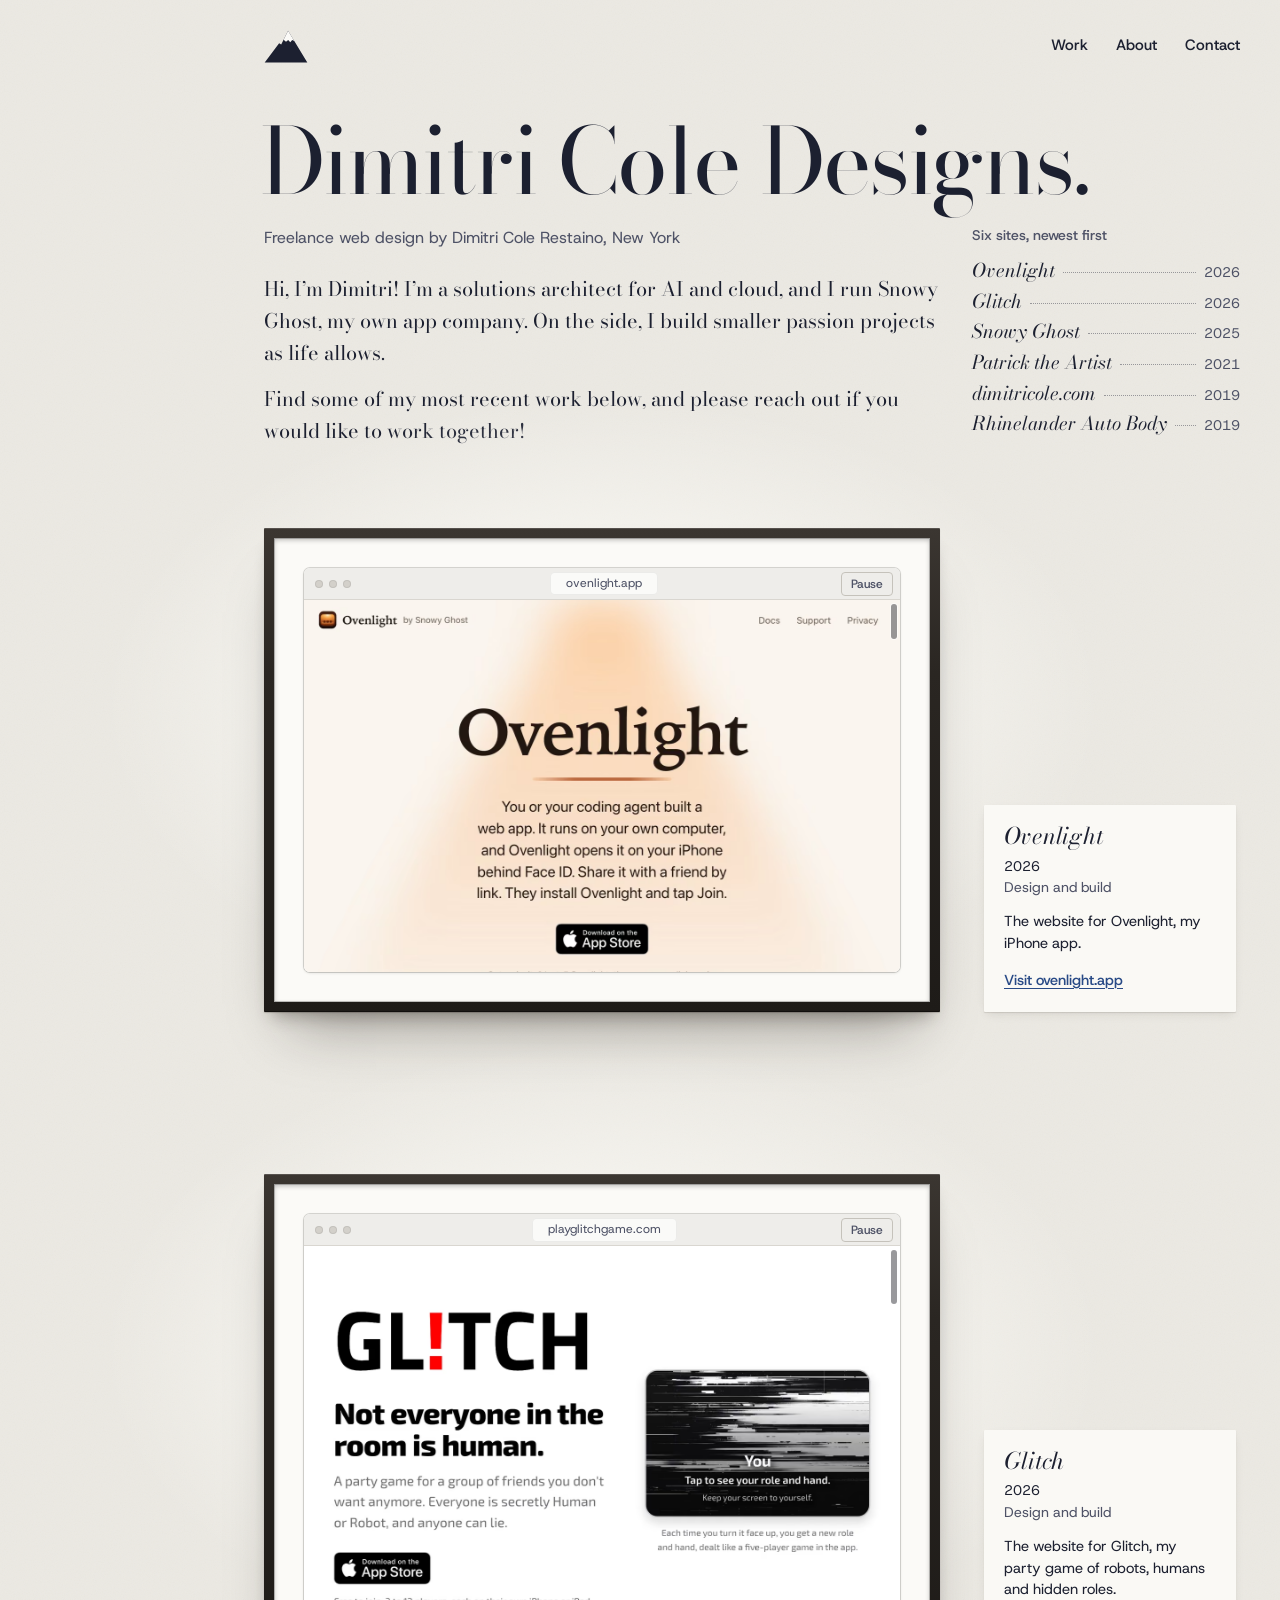
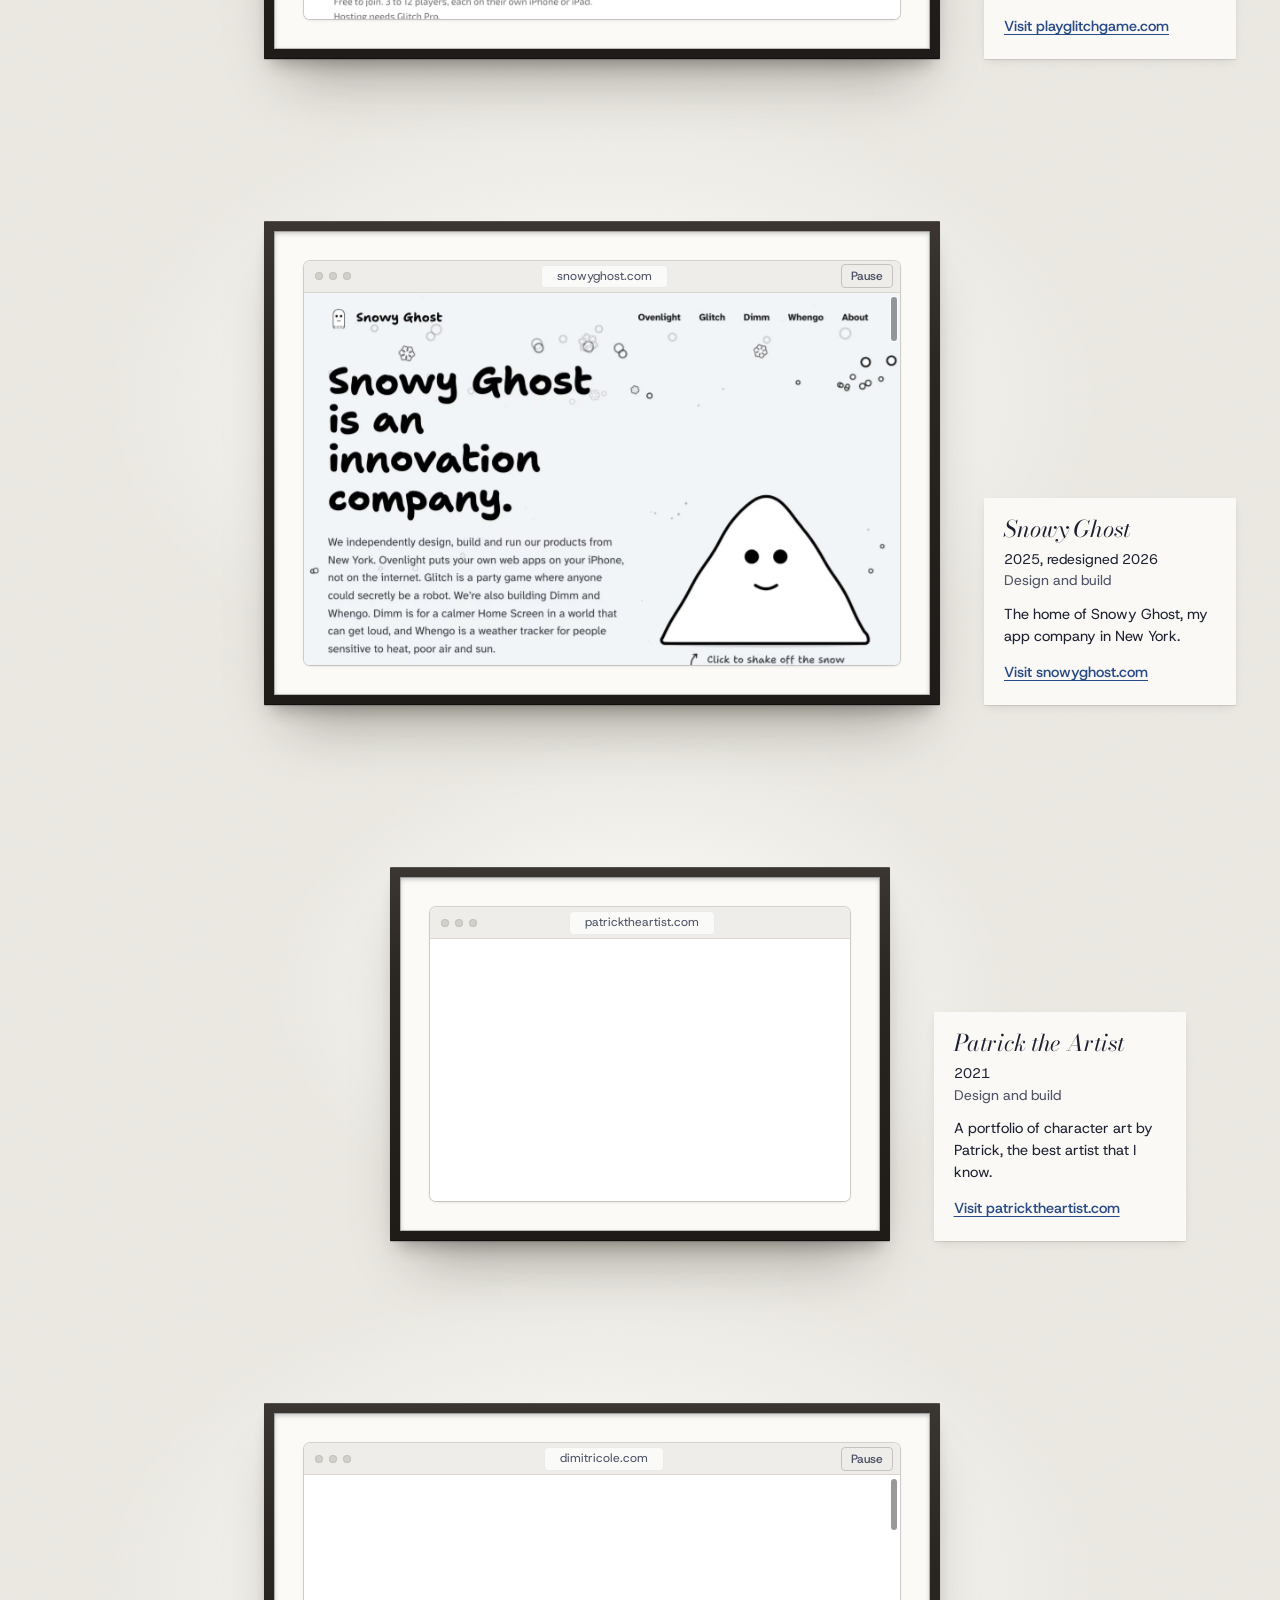
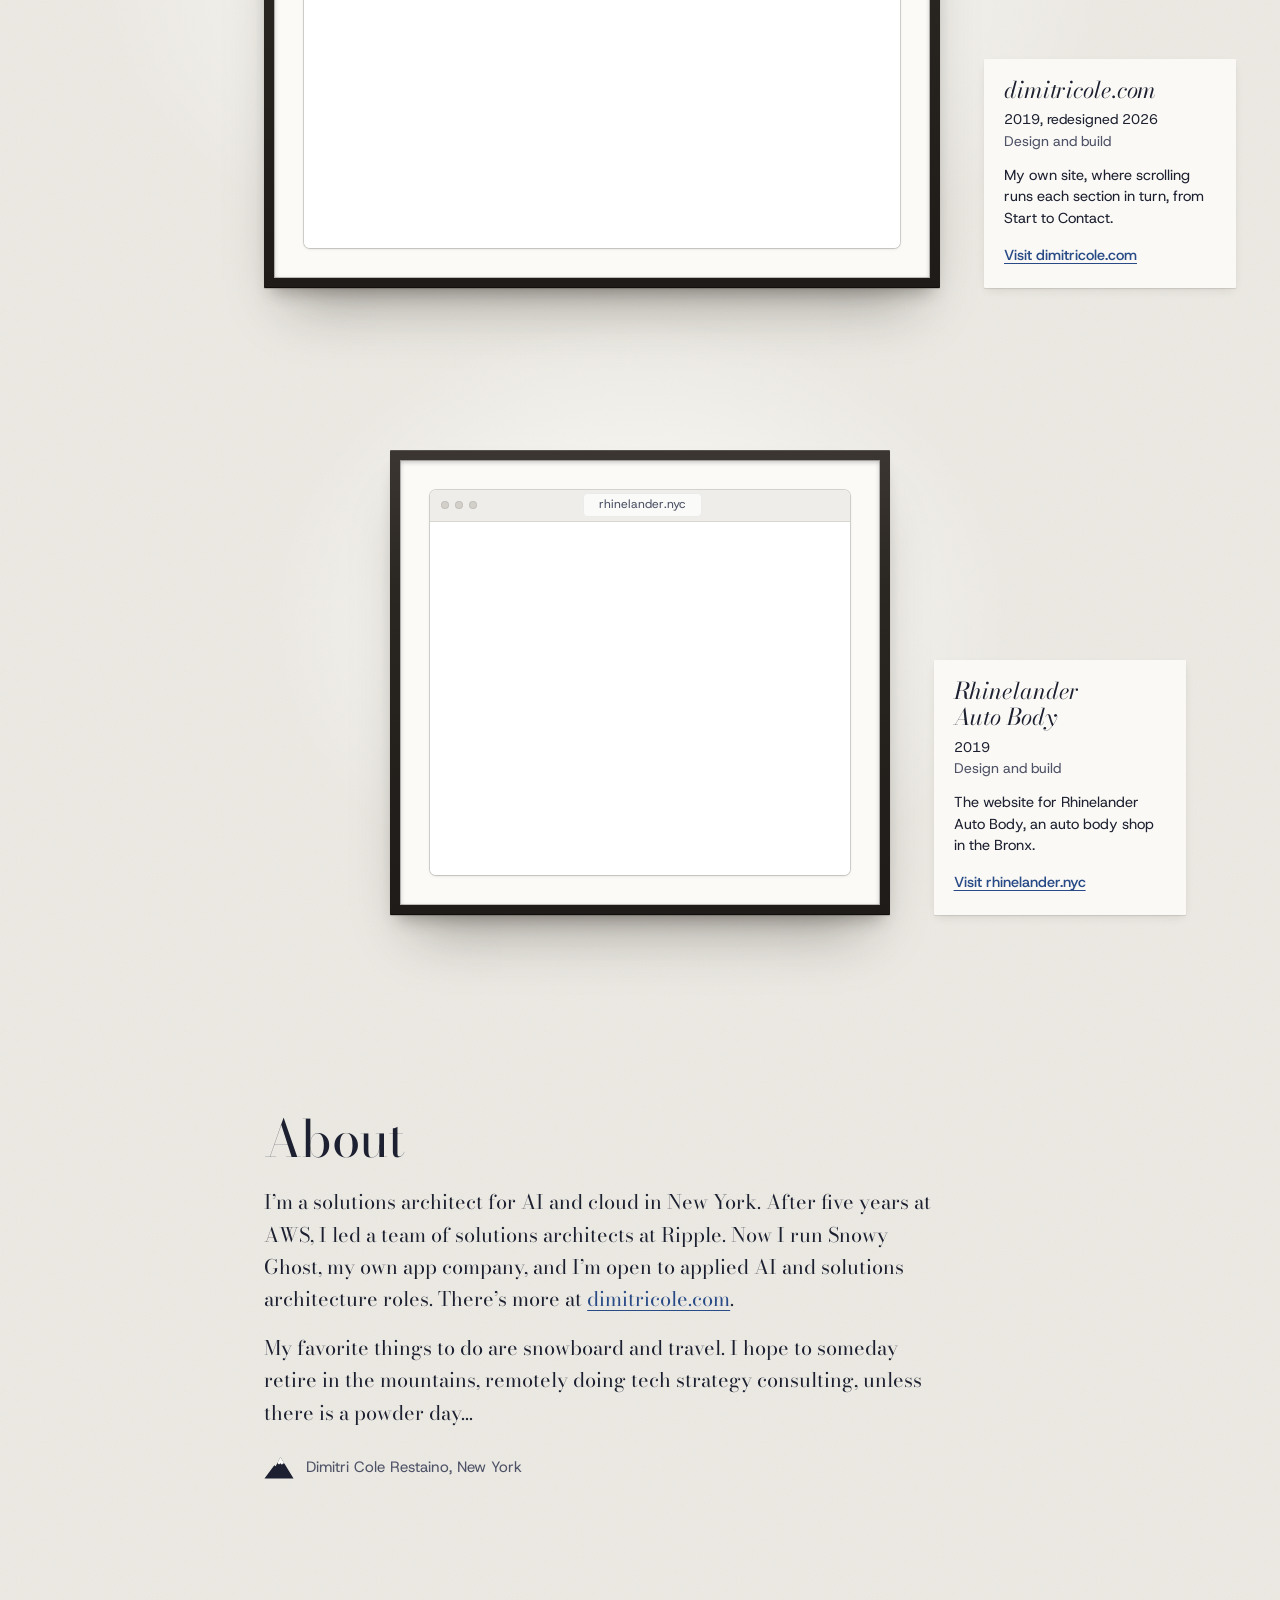
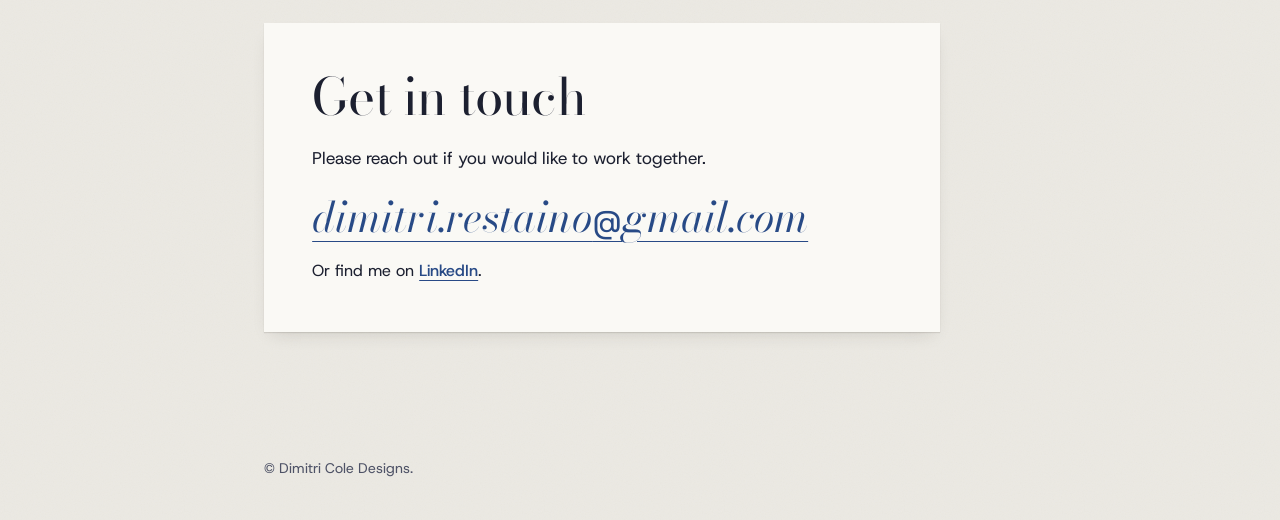
<file: index.html>
<!doctype html>
<html lang="en">
<head>
<meta charset="utf-8">
<meta name="viewport" content="width=device-width, initial-scale=1">
<title>Dimitri Cole Designs.</title>
<meta name="description" content="Dimitri Cole Designs, freelance web design. Clean, fast websites for small businesses and passion projects.">
<link rel="canonical" href="https://dimitricoledesigns.com/">
<meta name="color-scheme" content="light">
<meta name="theme-color" content="#ECEAE4">
<meta property="og:type" content="website">
<meta property="og:url" content="https://dimitricoledesigns.com/">
<meta property="og:title" content="Dimitri Cole Designs.">
<meta property="og:description" content="Freelance web design by Dimitri Cole Restaino, New York. Six sites, hung like a one-room show.">
<meta property="og:image" content="https://dimitricoledesigns.com/images/og-exhibition.jpg">
<meta property="og:image:width" content="1200">
<meta property="og:image:height" content="630">
<meta property="og:image:alt" content="The words Dimitri Cole Designs in a high-contrast serif on a warm grey wall, beside a framed browser window showing the Glitch website.">
<meta name="twitter:card" content="summary_large_image">
<link rel="icon" href="data:image/svg+xml,%3Csvg xmlns='http://www.w3.org/2000/svg' viewBox='0 0 64 52'%3E%3Cpath fill='%231C2030' d='M1 50 22 22l3 2L35 4l28 46z'/%3E%3Cpath fill='%23fff' d='M35 4l9.13 15L41 17.6l-2.8 3-3-3.2L32 20l-3.5-3z'/%3E%3C/svg%3E">
<link rel="apple-touch-icon" href="images/touch-icon.png">
<link rel="preconnect" href="https://fonts.googleapis.com">
<link rel="preconnect" href="https://fonts.gstatic.com" crossorigin>
<link rel="stylesheet" href="https://fonts.googleapis.com/css2?family=Bodoni+Moda:ital,opsz,wght@0,6..96,400..600;1,6..96,400..600&family=Host+Grotesk:wght@400..600&display=swap">
<script>document.documentElement.classList.add('js');</script>
<style>
:root {
  --wall: #ECEAE4;
  --lit: 255 254 250;
  --ink: #1C2030;
  --ink-2: #4E5266;
  --blue: #284A86;
  --wood: #2A2622;
  --mat: #FBFAF7;
  --card: #FAF9F5;
  --chrome: #EEEDEA;
  --serif: "Bodoni Moda", "Bodoni 72", Didot, Georgia, serif;
  --sans: "Host Grotesk", "Helvetica Neue", Arial, sans-serif;
  --gutter: 40px;
  --side: 300px;
  --gap: 44px;
  --fw: clamp(600px, 52.8vw, 920px);
  --fw-small: clamp(460px, 39vw, 680px);
  --mould: 10px;
  --mat-w: 30px;
  --bar-h: 32px;
  --chrome-x: calc(2 * var(--mould) + 2 * var(--mat-w));
  --chrome-y: calc(var(--chrome-x) + var(--bar-h));
  --hang-gap: clamp(110px, 18vh, 190px);
  --cap-min: 360px;
  --vu: 1vh;
  color-scheme: light;
}
@supports (height: 1svh) { :root { --vu: 1svh; } }

*, *::before, *::after { box-sizing: border-box; }
html { -webkit-text-size-adjust: 100%; background: var(--wall); }
/* smooth scrolling starts once the page has loaded, so arriving at a #section jumps straight there */
@media (prefers-reduced-motion: no-preference) { html.loaded { scroll-behavior: smooth; } }
body {
  margin: 0;
  color: var(--ink);
  font: 400 16px/1.55 var(--sans);
  -webkit-font-smoothing: antialiased;
  /* the wall: warm grey with a faint plaster grain */
  background:
    url("data:image/svg+xml,%3Csvg xmlns='http://www.w3.org/2000/svg' width='180' height='180'%3E%3Cfilter id='n'%3E%3CfeTurbulence type='fractalNoise' baseFrequency='.9' numOctaves='2' stitchTiles='stitch'/%3E%3CfeColorMatrix values='0 0 0 0 .4 0 0 0 0 .36 0 0 0 0 .3 0 0 0 .06 0'/%3E%3C/filter%3E%3Crect width='180' height='180' filter='url(%23n)'/%3E%3C/svg%3E"),
    var(--wall);
}

a { color: var(--blue); text-decoration-thickness: 1px; text-underline-offset: .22em; }
a:hover { text-decoration-thickness: 2px; }
:focus-visible { outline: 2px solid var(--blue); outline-offset: 4px; border-radius: 2px; }
.vh {
  position: absolute !important; width: 1px; height: 1px; margin: -1px; padding: 0;
  overflow: hidden; clip: rect(0 0 0 0); white-space: nowrap; border: 0;
}
.skip {
  position: absolute; left: 16px; top: -80px; z-index: 10;
  background: var(--ink); color: var(--mat); padding: 10px 14px; border-radius: 3px;
  font-weight: 500; text-decoration: none;
}
.skip:focus { top: 12px; }
.skip:focus-visible { outline-color: var(--ink); }

/* The hang: an empty stretch of wall, the work, and a column for its label */
.hang {
  display: grid;
  grid-template-columns: minmax(0, 1fr) minmax(0, var(--fw)) minmax(var(--side), 1fr);
  padding-inline: var(--gutter);
}
.hang > * { grid-column: 2; min-width: 0; }
.hang > .beside { grid-column: 3; padding-left: var(--gap); }
.hang > .span { grid-column: 2 / 4; }

/* Entrance */
.top { padding-top: 28px; }
.top .span { display: flex; align-items: center; justify-content: space-between; gap: 24px; }
.home { display: inline-flex; color: var(--ink); padding: 4px; margin: -4px; }
.home svg { width: 44px; height: auto; display: block; }
.top nav ul { display: flex; flex-wrap: wrap; gap: 6px 28px; margin: 0; padding: 0; list-style: none; }
.top nav a {
  color: var(--ink); text-decoration: none; font-size: 15px; font-weight: 500;
  padding: 6px 0; border-bottom: 1px solid transparent;
}
.top nav a:hover { border-bottom-color: currentColor; }

.wall-text { padding-top: clamp(28px, 6vh, 72px); padding-bottom: clamp(56px, 9vh, 96px); }
h1 {
  margin: 0 0 0 -.04em;
  font: 400 clamp(52px, 7.15vw, 124px)/.95 var(--serif);
  letter-spacing: -.02em;
  text-wrap: balance;
}
.lede { margin-top: clamp(18px, 2.4vh, 28px); }
.byline { margin: 0; font-size: 16px; color: var(--ink-2); }
.intro { margin-top: 22px; max-width: 34em; font: 400 20px/1.6 var(--serif); }
.intro p { margin: 0 0 .7em; }
.intro p:last-child { margin-bottom: 0; }

.checklist { margin-top: clamp(18px, 2.4vh, 28px); align-self: start; }
.wall-text > .checklist { padding-left: 32px; }
.checklist h2 { margin: 0 0 10px; font: 500 14px/1.4 var(--sans); color: var(--ink-2); }
.checklist ol { list-style: none; margin: 0; padding: 0; max-width: 270px; }
.checklist a {
  display: flex; align-items: baseline; gap: 8px;
  color: var(--ink); text-decoration: none; padding: 3px 0;
}
.checklist .t { min-width: 0; overflow-wrap: break-word; font: italic 400 19px/1.3 var(--serif); }
.checklist .dots { flex: 1; min-width: 8px; border-bottom: 1px dotted rgb(28 32 48 / .4); transform: translateY(-4px); }
.checklist .y { font-size: 14px; color: var(--ink-2); font-variant-numeric: tabular-nums; }
.checklist a:hover .t { text-decoration: underline; text-decoration-thickness: 1px; text-underline-offset: .2em; }

/* The works */
#work { overflow-x: clip; scroll-margin-top: min(40px, 5 * var(--vu)); }
/* --ar is the window's width over its height, and --cap the frame width that keeps it
   within nine tenths of a phone or tablet screen */
.work { --ar: 1.6; --cap: max(var(--cap-min), calc((90 * var(--vu) - var(--chrome-y)) * var(--ar) + var(--chrome-x))); isolation: isolate; scroll-margin-top: min(40px, 5 * var(--vu)); }
.work + .work { margin-top: var(--hang-gap); }
.work.small { --fw: min(var(--fw-small), 100% - 2 * var(--side)); }
.still { --ar: calc(1344 / var(--d-h)); }

.piece { position: relative; }
/* track light: a soft pool on the wall above each work */
.piece::before {
  content: "";
  position: absolute;
  left: -24%; right: -24%; top: max(-34%, calc(var(--hang-gap) * -0.8)); bottom: 0;
  z-index: -1;
  pointer-events: none;
  background: radial-gradient(closest-side, rgb(var(--lit) / .95), rgb(var(--lit) / .5) 50%, rgb(var(--lit) / 0));
}
.frame {
  padding: var(--mould);
  border-radius: 1px;
  background: linear-gradient(180deg, #3B3631 0%, var(--wood) 30%, #1E1B18 100%);
  box-shadow:
    inset 0 1px 0 rgb(255 255 255 / .14),
    inset 0 -1px 0 rgb(0 0 0 / .45),
    0 1px 1px rgb(30 24 18 / .22),
    0 12px 16px -8px rgb(30 24 18 / .3),
    0 38px 56px -26px rgb(30 24 18 / .38);
}
.mat {
  padding: var(--mat-w);
  background: var(--mat);
  box-shadow: inset 0 2px 5px rgb(0 0 0 / .26), inset 0 0 0 1px rgb(0 0 0 / .22);
}
.window {
  display: flex;
  flex-direction: column;
  border-radius: 6px;
  overflow: hidden;
  background: #fff;
  box-shadow: 0 0 0 1px rgb(30 25 20 / .16), 0 1px 3px rgb(30 25 20 / .14);
}
.bar {
  display: grid;
  grid-template-columns: 1fr minmax(0, auto) 1fr;
  align-items: center;
  gap: 8px;
  min-height: 32px;
  padding: 3px 7px 3px 11px;
  background: var(--chrome);
  border-bottom: 1px solid #D9D6D0;
}
.lights { display: flex; gap: 6px; }
.lights i { width: 8px; height: 8px; border-radius: 50%; background: #D3D0CA; box-shadow: inset 0 0 0 1px rgb(0 0 0 / .08); }
.addr {
  min-width: 0;
  overflow: hidden;
  text-overflow: ellipsis;
  white-space: nowrap;
  max-width: 100%;
  font-size: 12px; line-height: 1.3; color: var(--ink-2);
  background: #FAFAF8; border-radius: 5px; padding: 4px 16px;
  box-shadow: inset 0 0 0 1px rgb(0 0 0 / .06);
}
.hold {
  justify-self: end;
  visibility: hidden;
  min-height: 24px;
  font: 500 12px/1 var(--sans);
  color: var(--ink-2);
  background: transparent;
  border: 1px solid #C5C2BB;
  border-radius: 4px;
  padding: 4px 9px;
  cursor: pointer;
}
.js .hold { visibility: visible; }
.hold:hover { background: #fff; color: var(--ink); }
.hold:focus-visible { outline-offset: 2px; }

/* The screen holds a capture of the site at desktop size, or at 390 wide on a phone */
.screen {
  position: relative;
  aspect-ratio: 16 / 10;
  overflow: hidden;
  background: #fff;
}
.still .screen { aspect-ratio: 1344 / var(--d-h); }
.screen img { display: block; width: 100%; height: auto; aspect-ratio: 1344 / var(--d-h); }
.swap .screen img { opacity: 0; }
.enter { position: absolute; inset: 0; z-index: 1; }
.track { position: absolute; top: 4px; bottom: 4px; right: 3px; width: 6px; pointer-events: none; z-index: 2; }
.thumb {
  display: block; width: 100%; height: 100%;
  border-radius: 3px;
  background: rgb(70 70 74 / .55);
  box-shadow: 0 0 0 1px rgb(255 255 255 / .55);
}

.label { align-self: end; position: relative; z-index: -1; }
.card {
  max-width: 252px;
  background: var(--card);
  padding: 18px 20px 20px;
  border-radius: 1px;
  box-shadow: 0 1px 1px rgb(40 32 24 / .12), 0 4px 10px -3px rgb(40 32 24 / .12);
}
.card h3 { margin: 0; font: italic 400 23px/1.15 var(--serif); letter-spacing: -.005em; text-wrap: balance; overflow-wrap: break-word; }
.card .when { margin: 6px 0 0; font-size: 14px; font-variant-numeric: tabular-nums; }
.card .medium { margin: 0; font-size: 14px; color: var(--ink-2); }
.card .desc { margin: 12px 0 0; font-size: 14.5px; line-height: 1.5; }
.card .visit { display: inline-block; margin-top: 14px; font-size: 14.5px; font-weight: 500; }

/* Statement and front desk */
.statement { padding-top: clamp(150px, 22vh, 230px); }
.statement h2, .desk h2 {
  margin: 0 0 22px;
  font: 400 clamp(38px, 4vw, 52px)/1 var(--serif);
  letter-spacing: -.015em;
}
.statement .words { max-width: 34em; font: 400 20px/1.62 var(--serif); }
.statement .words p { margin: 0 0 .8em; }
.signed { display: flex; align-items: center; gap: 12px; margin: 26px 0 0; font-size: 15px; color: var(--ink-2); }
.signed svg { width: 30px; height: auto; color: var(--ink); flex: none; }

.desk { padding-top: clamp(110px, 16vh, 170px); padding-bottom: clamp(90px, 14vh, 140px); }
.counter {
  background: var(--card);
  padding: clamp(28px, 4vw, 48px);
  box-shadow: 0 1px 1px rgb(40 32 24 / .12), 0 8px 18px -8px rgb(40 32 24 / .16);
}
.desk p { margin: 0; font-size: 17px; }
.desk .mail {
  display: inline-block;
  margin-top: 22px;
  font: italic 400 clamp(25px, 3.4vw, 42px)/1.15 var(--serif);
  overflow-wrap: break-word;
}
.desk .at { font: 400 .8em/1 var(--sans); }
.desk .elsewhere { margin-top: 18px; font-size: 16px; }
.desk .elsewhere a { font-weight: 500; }

footer { padding-bottom: 40px; font-size: 14px; color: var(--ink-2); }
footer p { margin: 0; }

/* One column below the width where labels fit beside the work */
@media (max-width: 1099px) {
  :root { --gutter: 32px; --fw: 760px; --fw-small: min(560px, (100vw - 2 * var(--gutter)) * .74); }
  .hang { grid-template-columns: minmax(0, var(--fw)); justify-content: center; }
  .hang > *, .hang > .beside, .hang > .span { grid-column: 1; }
  .hang > .beside { padding-left: 0; }
  .work { --frame-w: min(100%, var(--cap)); }
  .work.small { --fw: var(--fw-small); }
  /* a small work stays about three quarters as wide as the big ones, even when a short screen shrinks every frame */
  .work.small { --frame-w: min(100%, var(--cap), .74 * max(var(--cap-min), (90 * var(--vu) - var(--chrome-y)) * 1.6 + var(--chrome-x))); }
  .work > .piece { width: var(--frame-w); }
  .work.small > .piece, .work.small > .label { justify-self: center; }
  .work.small > .label { width: var(--frame-w); }
  .label { margin-top: 26px; }
  .checklist { margin-top: 40px; }
  .wall-text { padding-bottom: 88px; }
  h1 { font-size: min(81px, calc((100vw - 64px) / 9.6)); }
}

/* Tablets: the room guide still fits beside the intro, which keeps the first work in view */
@media (min-width: 800px) and (max-width: 1099px) {
  .wall-text { grid-template-columns: minmax(0, calc(var(--fw) - 300px)) minmax(0, 300px); }
  .wall-text > .span { grid-column: 1 / 3; }
  .wall-text > .checklist { grid-column: 2; padding-left: 32px; margin-top: clamp(18px, 2.4vh, 28px); }
  .wall-text { padding-bottom: clamp(56px, 9vh, 88px); }
}


/* Phones: each frame hangs the site's phone view, with Safari's address bar along the bottom */
@media (max-width: 640px) {
  :root { --gutter: 20px; --mould: 7px; --mat-w: 14px; --bar-h: 34px; --fw: 100%; --hang-gap: 96px; --cap-min: 220px; }
  .work, .work.small { --fw: min(300px, 78vw); --ar: calc(390 / 844); --frame-w: min(100%, var(--cap)); }
  .work.still { --ar: calc(780 / var(--m-h)); }
  .work > .piece { justify-self: center; }
  .work > .label { width: var(--frame-w); justify-self: center; }
  .home svg { width: 38px; }
  .top nav ul { gap: 6px 20px; }
  h1 { font-size: clamp(44px, 15vw, 72px); }
  h1 span { display: block; }
  .intro, .statement .words { font-size: 18.5px; }
  .wall-text { padding-bottom: 72px; }
  .bar { order: 2; grid-template-columns: minmax(0, 1fr) auto; min-height: 34px; padding: 4px 6px 4px 8px; border-bottom: 0; border-top: 1px solid #D9D6D0; }
  .lights, .track { display: none; }
  .addr { justify-self: start; font-size: 11px; padding: 4px 8px; }
  .hold { padding: 4px 8px; }
  .window { border-radius: 14px; }
  .screen { aspect-ratio: 390 / 844; }
  .still .screen { aspect-ratio: 780 / var(--m-h); }
  .screen img { aspect-ratio: 780 / var(--m-h); }
  .card { max-width: none; }
  .piece::before { left: -30%; right: -30%; }
}

@media (forced-colors: active) {
  .frame, .window, .card, .counter { border: 1px solid CanvasText; }
  .thumb { background: CanvasText; }
  .piece::before { display: none; }
}

@media print {
  html, body { background: #fff; }
  .skip, .top nav, .hold, .track, .piece::before { display: none !important; }
  .screen img, .thumb { transform: none !important; }
  .swap .screen img { opacity: 1; object-fit: contain; object-position: top; }
  .frame, .mat, .card, .counter { box-shadow: none; }
  .frame { background: #2A2622; print-color-adjust: exact; -webkit-print-color-adjust: exact; }
  .window { display: block; }
  .work, .statement, .desk { break-inside: avoid; }
  .work + .work { margin-top: 48px; }
  .statement, .desk { padding-top: 48px; }
}
</style>
</head>
<body>
<svg width="0" height="0" style="position:absolute" aria-hidden="true" focusable="false">
  <symbol id="peak" viewBox="0 0 64 52">
    <path fill="currentColor" d="M1 50 22 22l3 2L35 4l28 46z"/>
    <path fill="#FBFAF7" d="M35 4l9.13 15L41 17.6l-2.8 3-3-3.2L32 20l-3.5-3z"/>
  </symbol>
</svg>
<a class="skip" href="#work">Skip to the work</a>

<header class="top hang">
  <div class="span">
    <a class="home" href="#top" aria-label="Dimitri Cole Designs, back to the top">
      <svg viewBox="0 0 64 52" aria-hidden="true"><use href="#peak"/></svg>
    </a>
    <nav aria-label="Sections">
      <ul>
        <li><a href="#work">Work</a></li>
        <li><a href="#about">About</a></li>
        <li><a href="#contact">Contact</a></li>
      </ul>
    </nav>
  </div>
</header>

<main>
  <section class="wall-text hang" aria-labelledby="show-title">
    <h1 id="show-title" class="span"><span>Dimitri Cole</span> <span>Designs.</span></h1>
    <div class="lede">
      <p class="byline">Freelance web design by Dimitri Cole Restaino, New York</p>
      <div class="intro">
        <p>Hi, I&rsquo;m Dimitri! I&rsquo;m a solutions architect for AI and cloud, and I run Snowy Ghost, my own app company. On the side, I build smaller passion projects as life allows.</p>
        <p>Find some of my most recent work below, and please reach out if you would like to work together!</p>
      </div>
    </div>
    <nav class="checklist beside" aria-labelledby="checklist-h">
      <h2 id="checklist-h">Six sites, newest first</h2>
      <ol>
        <li><a href="#ovenlight"><span class="t">Ovenlight</span> <span class="dots" aria-hidden="true"></span> <span class="y">2026</span></a></li>
        <li><a href="#glitch"><span class="t">Glitch</span> <span class="dots" aria-hidden="true"></span> <span class="y">2026</span></a></li>
        <li><a href="#snowyghost"><span class="t">Snowy Ghost</span> <span class="dots" aria-hidden="true"></span> <span class="y">2025</span></a></li>
        <li><a href="#patrick"><span class="t">Patrick the Artist</span> <span class="dots" aria-hidden="true"></span> <span class="y">2021</span></a></li>
        <li><a href="#dimitricole"><span class="t">dimitricole.com</span> <span class="dots" aria-hidden="true"></span> <span class="y">2019</span></a></li>
        <li><a href="#rhinelander"><span class="t">Rhinelander Auto Body</span> <span class="dots" aria-hidden="true"></span> <span class="y">2019</span></a></li>
      </ol>
    </nav>
  </section>

  <section id="work" aria-labelledby="work-h">
    <h2 id="work-h" class="vh">Work</h2>

    <article class="work hang" id="ovenlight" data-glide style="--d-h: 8153; --d-page: 8792; --m-h: 7239" aria-labelledby="ovenlight-t">
      <div class="piece">
        <div class="frame"><div class="mat"><div class="window">
          <div class="bar">
            <span class="lights" aria-hidden="true"><i></i><i></i><i></i></span>
            <span class="addr" aria-hidden="true">ovenlight.app</span>
            <button class="hold" type="button"><span class="word">Pause</span><span class="vh"> the Ovenlight preview</span></button>
          </div>
          <div class="screen">
            <picture>
              <source media="(max-width: 640px)" type="image/avif" srcset="images/work/ovenlight-mobile.avif">
              <source media="(max-width: 640px)" srcset="images/work/ovenlight-mobile.jpg">
              <source type="image/avif" srcset="images/work/ovenlight-desktop.avif">
              <img src="images/work/ovenlight-desktop.jpg" width="1344" height="8153" alt="The Ovenlight website: a serif wordmark over a glowing warm light in cream and brown." decoding="async" fetchpriority="high">
            </picture>
            <a class="enter" href="https://ovenlight.app" target="_blank" rel="noopener" tabindex="-1" aria-hidden="true"></a>
            <span class="track" aria-hidden="true"><span class="thumb"></span></span>
          </div>
        </div></div></div>
      </div>
      <div class="label beside">
        <div class="card">
          <h3 id="ovenlight-t">Ovenlight</h3>
          <p class="when">2026</p>
          <p class="medium">Design and build</p>
          <p class="desc">The website for Ovenlight, my iPhone app.</p>
          <a class="visit" href="https://ovenlight.app" target="_blank" rel="noopener">Visit ovenlight.app<span class="vh"> (opens in a new tab)</span></a>
        </div>
      </div>
    </article>

    <article class="work hang" id="glitch" data-glide style="--d-h: 5685; --d-page: 5685; --m-h: 7886" aria-labelledby="glitch-t">
      <div class="piece">
        <div class="frame"><div class="mat"><div class="window">
          <div class="bar">
            <span class="lights" aria-hidden="true"><i></i><i></i><i></i></span>
            <span class="addr" aria-hidden="true">playglitchgame.com</span>
            <button class="hold" type="button"><span class="word">Pause</span><span class="vh"> the Glitch preview</span></button>
          </div>
          <div class="screen">
            <picture>
              <source media="(max-width: 640px)" type="image/avif" srcset="images/work/glitch-mobile.avif">
              <source media="(max-width: 640px)" srcset="images/work/glitch-mobile.jpg">
              <source type="image/avif" srcset="images/work/glitch-desktop.avif">
              <img src="images/work/glitch-desktop.jpg" width="1344" height="5685" alt="The Glitch website: the GL!TCH wordmark, an identity card that flips to a role, and a table for trying a round." loading="lazy" decoding="async">
            </picture>
            <a class="enter" href="https://playglitchgame.com" target="_blank" rel="noopener" tabindex="-1" aria-hidden="true"></a>
            <span class="track" aria-hidden="true"><span class="thumb"></span></span>
          </div>
        </div></div></div>
      </div>
      <div class="label beside">
        <div class="card">
          <h3 id="glitch-t">Glitch</h3>
          <p class="when">2026</p>
          <p class="medium">Design and build</p>
          <p class="desc">The website for Glitch, my party game of robots, humans and hidden roles.</p>
          <a class="visit" href="https://playglitchgame.com" target="_blank" rel="noopener">Visit playglitchgame.com<span class="vh"> (opens in a new tab)</span></a>
        </div>
      </div>
    </article>

    <article class="work hang" id="snowyghost" data-glide style="--d-h: 6950; --d-page: 6950; --m-h: 8147" aria-labelledby="snowyghost-t">
      <div class="piece">
        <div class="frame"><div class="mat"><div class="window">
          <div class="bar">
            <span class="lights" aria-hidden="true"><i></i><i></i><i></i></span>
            <span class="addr" aria-hidden="true">snowyghost.com</span>
            <button class="hold" type="button"><span class="word">Pause</span><span class="vh"> the Snowy Ghost preview</span></button>
          </div>
          <div class="screen">
            <picture>
              <source media="(max-width: 640px)" type="image/avif" srcset="images/work/snowyghost-mobile.avif">
              <source media="(max-width: 640px)" srcset="images/work/snowyghost-mobile.jpg">
              <source type="image/avif" srcset="images/work/snowyghost-desktop.avif">
              <img src="images/work/snowyghost-desktop.jpg" width="1344" height="6950" alt="The Snowy Ghost website: hand-drawn type, snow falling in the logo's line style, and the ghost buried in snow." loading="lazy" decoding="async">
            </picture>
            <a class="enter" href="https://snowyghost.com" target="_blank" rel="noopener" tabindex="-1" aria-hidden="true"></a>
            <span class="track" aria-hidden="true"><span class="thumb"></span></span>
          </div>
        </div></div></div>
      </div>
      <div class="label beside">
        <div class="card">
          <h3 id="snowyghost-t">Snowy Ghost</h3>
          <p class="when">2025, redesigned 2026</p>
          <p class="medium">Design and build</p>
          <p class="desc">The home of Snowy Ghost, my app company in New York.</p>
          <a class="visit" href="https://snowyghost.com" target="_blank" rel="noopener">Visit snowyghost.com<span class="vh"> (opens in a new tab)</span></a>
        </div>
      </div>
    </article>

    <article class="work small still hang" id="patrick" style="--d-h: 840; --m-h: 1688" aria-labelledby="patrick-t">
      <div class="piece">
        <div class="frame"><div class="mat"><div class="window">
          <div class="bar">
            <span class="lights" aria-hidden="true"><i></i><i></i><i></i></span>
            <span class="addr" aria-hidden="true">patricktheartist.com</span>
            <span aria-hidden="true"></span>
          </div>
          <div class="screen">
            <picture>
              <source media="(max-width: 640px)" type="image/avif" srcset="images/work/patrick-mobile.avif">
              <source media="(max-width: 640px)" srcset="images/work/patrick-mobile.jpg">
              <source type="image/avif" srcset="images/work/patrick-desktop.avif">
              <img src="images/work/patrick-desktop.jpg" width="1344" height="840" alt="Patrick's portfolio: his colorful character faces with his introduction." loading="lazy" decoding="async">
            </picture>
            <a class="enter" href="https://patricktheartist.com" target="_blank" rel="noopener" tabindex="-1" aria-hidden="true"></a>
          </div>
        </div></div></div>
      </div>
      <div class="label beside">
        <div class="card">
          <h3 id="patrick-t">Patrick the Artist</h3>
          <p class="when">2021</p>
          <p class="medium">Design and build</p>
          <p class="desc">A portfolio of character art by Patrick, the best artist that I know.</p>
          <a class="visit" href="https://patricktheartist.com" target="_blank" rel="noopener">Visit patricktheartist.com<span class="vh"> (opens in a new tab)</span></a>
        </div>
      </div>
    </article>

    <article class="work hang" id="dimitricole" data-glide style="--d-h: 6082; --d-page: 6082; --m-h: 8172" aria-labelledby="dimitricole-t">
      <div class="piece">
        <div class="frame"><div class="mat"><div class="window">
          <div class="bar">
            <span class="lights" aria-hidden="true"><i></i><i></i><i></i></span>
            <span class="addr" aria-hidden="true">dimitricole.com</span>
            <button class="hold" type="button"><span class="word">Pause</span><span class="vh"> the dimitricole.com preview</span></button>
          </div>
          <div class="screen">
            <picture>
              <source media="(max-width: 640px)" type="image/avif" srcset="images/work/dimitricole-mobile.avif">
              <source media="(max-width: 640px)" srcset="images/work/dimitricole-mobile.jpg">
              <source type="image/avif" srcset="images/work/dimitricole-desktop.avif">
              <img src="images/work/dimitricole-desktop.jpg" width="1344" height="6082" alt="Dimitri's own site: his portrait at the root of a graph of the page's sections, with Snowy Ghost's apps and his career below." loading="lazy" decoding="async">
            </picture>
            <a class="enter" href="https://dimitricole.com" target="_blank" rel="noopener" tabindex="-1" aria-hidden="true"></a>
            <span class="track" aria-hidden="true"><span class="thumb"></span></span>
          </div>
        </div></div></div>
      </div>
      <div class="label beside">
        <div class="card">
          <h3 id="dimitricole-t">dimitricole.com</h3>
          <p class="when">2019, redesigned 2026</p>
          <p class="medium">Design and build</p>
          <p class="desc">My own site, where scrolling runs each section in turn, from Start to Contact.</p>
          <a class="visit" href="https://dimitricole.com" target="_blank" rel="noopener">Visit dimitricole.com<span class="vh"> (opens in a new tab)</span></a>
        </div>
      </div>
    </article>

    <article class="work small still hang" id="rhinelander" style="--d-h: 1133; --m-h: 1790" aria-labelledby="rhinelander-t">
      <div class="piece">
        <div class="frame"><div class="mat"><div class="window">
          <div class="bar">
            <span class="lights" aria-hidden="true"><i></i><i></i><i></i></span>
            <span class="addr" aria-hidden="true">rhinelander.nyc</span>
            <span aria-hidden="true"></span>
          </div>
          <div class="screen">
            <picture>
              <source media="(max-width: 640px)" type="image/avif" srcset="images/work/rhinelander-mobile.avif">
              <source media="(max-width: 640px)" srcset="images/work/rhinelander-mobile.jpg">
              <source type="image/avif" srcset="images/work/rhinelander-desktop.avif">
              <img src="images/work/rhinelander-desktop.jpg" width="1344" height="1133" alt="The Rhinelander Auto Body website: a yellow wordmark over a dark photograph of the garage." loading="lazy" decoding="async">
            </picture>
            <a class="enter" href="https://rhinelander.nyc" target="_blank" rel="noopener" tabindex="-1" aria-hidden="true"></a>
          </div>
        </div></div></div>
      </div>
      <div class="label beside">
        <div class="card">
          <h3 id="rhinelander-t">Rhinelander Auto Body</h3>
          <p class="when">2019</p>
          <p class="medium">Design and build</p>
          <p class="desc">The website for Rhinelander Auto Body, an auto body shop in the Bronx.</p>
          <a class="visit" href="https://rhinelander.nyc" target="_blank" rel="noopener">Visit rhinelander.nyc<span class="vh"> (opens in a new tab)</span></a>
        </div>
      </div>
    </article>
  </section>

  <section class="statement hang" id="about" aria-labelledby="about-h">
    <div>
      <h2 id="about-h">About</h2>
      <div class="words">
        <p>I&rsquo;m a solutions architect for AI and cloud in New York. After five years at AWS, I led a team of solutions architects at Ripple. Now I run Snowy Ghost, my own app company, and I&rsquo;m open to applied AI and solutions architecture roles. There&rsquo;s more at <a href="https://dimitricole.com" target="_blank" rel="noopener">dimitricole.com<span class="vh"> (opens in a new tab)</span></a>.</p>
        <p>My favorite things to do are snowboard and travel. I hope to someday retire in the mountains, remotely doing tech strategy consulting, unless there is a powder day&hellip;</p>
      </div>
      <p class="signed"><svg viewBox="0 0 64 52" aria-hidden="true"><use href="#peak"/></svg>Dimitri Cole Restaino, New York</p>
    </div>
  </section>

  <section class="desk hang" id="contact" aria-labelledby="contact-h">
    <div class="counter">
      <h2 id="contact-h">Get in touch</h2>
      <p>Please reach out if you would like to work together.</p>
      <a class="mail" href="mailto:dimitri.restaino@gmail.com">dimitri.restaino<wbr><span class="at">@</span>gmail.com</a>
      <p class="elsewhere">Or find me on <a href="https://www.linkedin.com/in/dimitricole/" target="_blank" rel="noopener">LinkedIn<span class="vh"> (opens in a new tab)</span></a>.</p>
    </div>
  </section>
</main>

<footer class="hang">
  <p>&copy; Dimitri Cole Designs.</p>
</footer>

<script>
(() => {
  // When a frame comes into view, the site inside it glides down as if scrolling itself.
  // The captures are 1344 pixels wide on a desktop (a 16:10 window shows 840 of them)
  // and 780 on a phone (a 390 by 844 window shows 1688).
  const phone = matchMedia('(max-width: 640px)');
  const calm = matchMedia('(prefers-reduced-motion: reduce)');
  const SCREEN = 4500, HOLD_TOP = 1600, HOLD_END = 2600, RETURN = 2200;
  const GLIDE = 'cubic-bezier(.3,.02,.7,.98)', BACK = 'cubic-bezier(.65,0,.35,1)';

  const works = [...document.querySelectorAll('.work')].map((el) => {
    const s = {
      el,
      screen: el.querySelector('.screen'),
      shot: el.querySelector('.screen img'),
      glides: el.hasAttribute('data-glide'),
      piece: el.querySelector('.piece'),
      thumb: el.querySelector('.thumb'),
      word: el.querySelector('.hold .word'),
      anims: [], seen: false, over: false, hover: false, held: calm.matches
    };
    s.shot.addEventListener('load', () => update(s));
    if (s.glides) {
      s.piece.addEventListener('pointerleave', () => { s.over = s.hover = false; update(s); });
      el.querySelector('.hold').addEventListener('click', () => {
        s.held = !s.held;
        if (!s.held) s.hover = false;
        update(s);
      });
    }
    return s;
  });

  // a capture belongs to the current layout once it has fully arrived at the matching width
  const fits = (s) => s.shot.complete && s.shot.naturalWidth === (phone.matches ? 780 : 1344);

  // A frame holds still while the mouse rests on it. Browsers also report the pointer
  // entering when the page scrolls a frame under a resting cursor, so only movement counts.
  let mx, my;
  document.addEventListener('pointermove', (e) => {
    const moved = e.clientX !== mx || e.clientY !== my;
    mx = e.clientX; my = e.clientY;
    if (!moved || e.pointerType !== 'mouse') return;
    works.forEach((s) => {
      const over = s.glides && s.piece.contains(e.target);
      if (over !== s.over) { s.over = over; s.hover = over; update(s); }
    });
  }, { passive: true });

  function build(s) {
    s.anims.forEach((a) => a.cancel());
    const css = getComputedStyle(s.el);
    const small = phone.matches;
    const view = small ? 1688 : 840;
    const h = parseFloat(css.getPropertyValue(small ? '--m-h' : '--d-h'));
    const page = small ? h : parseFloat(css.getPropertyValue('--d-page'));
    const glide = (h - view) / view * SCREEN;
    const total = HOLD_TOP + glide + HOLD_END + RETURN;
    const a = HOLD_TOP / total, b = (HOLD_TOP + glide) / total, c = (HOLD_TOP + glide + HOLD_END) / total;
    const frames = (end) => [
      { transform: 'translateY(0)', offset: 0 },
      { transform: 'translateY(0)', offset: a, easing: GLIDE },
      { transform: `translateY(${end})`, offset: b },
      { transform: `translateY(${end})`, offset: c, easing: BACK },
      { transform: 'translateY(0)', offset: 1 }
    ];
    const timing = { duration: total, iterations: Infinity };
    s.anims = [s.shot.animate(frames(`${(view / h - 1) * 100}%`), timing)];
    // the scrollbar measures the whole page, which can run on past the capture
    s.thumb.style.height = `${view / page * 100}%`;
    s.anims.push(s.thumb.animate(frames(`${(h - view) / view * 100}%`), timing));
    s.anims.forEach((x) => x.pause());
  }

  function update(s) {
    // after the phone turns, the browser can go on painting the other layout's capture,
    // stretched, until the new one arrives, so a capture shows only once it fits
    s.el.classList.toggle('swap', !fits(s));
    if (!s.glides) return;
    const go = s.seen && fits(s) && !s.hover && !s.held;
    s.anims.forEach((x) => (go ? x.play() : x.pause()));
    s.word.textContent = s.held ? 'Play' : 'Pause';
  }

  const io = new IntersectionObserver((entries) => {
    entries.forEach((entry) => {
      const s = works.find((w) => w.screen === entry.target);
      s.seen = entry.isIntersecting && entry.intersectionRatio >= 0.35;
      update(s);
    });
  }, { threshold: [0, 0.35] });

  // each capture starts loading well before its frame scrolls into view
  const ahead = new IntersectionObserver((entries) => {
    entries.forEach((entry) => {
      if (!entry.isIntersecting) return;
      entry.target.querySelector('img').loading = 'eager';
      ahead.unobserve(entry.target);
    });
  }, { rootMargin: '1600px 0px' });

  works.forEach((s) => {
    if (s.glides) { build(s); io.observe(s.screen); }
    ahead.observe(s.screen);
    update(s);
  });
  phone.addEventListener('change', () => works.forEach((s) => { if (s.glides) build(s); update(s); }));
  calm.addEventListener('change', () => works.forEach((s) => { s.held = calm.matches; update(s); }));
  addEventListener('load', () => setTimeout(() => document.documentElement.classList.add('loaded')), { once: true });
})();
</script>
</body>
</html>
</file>
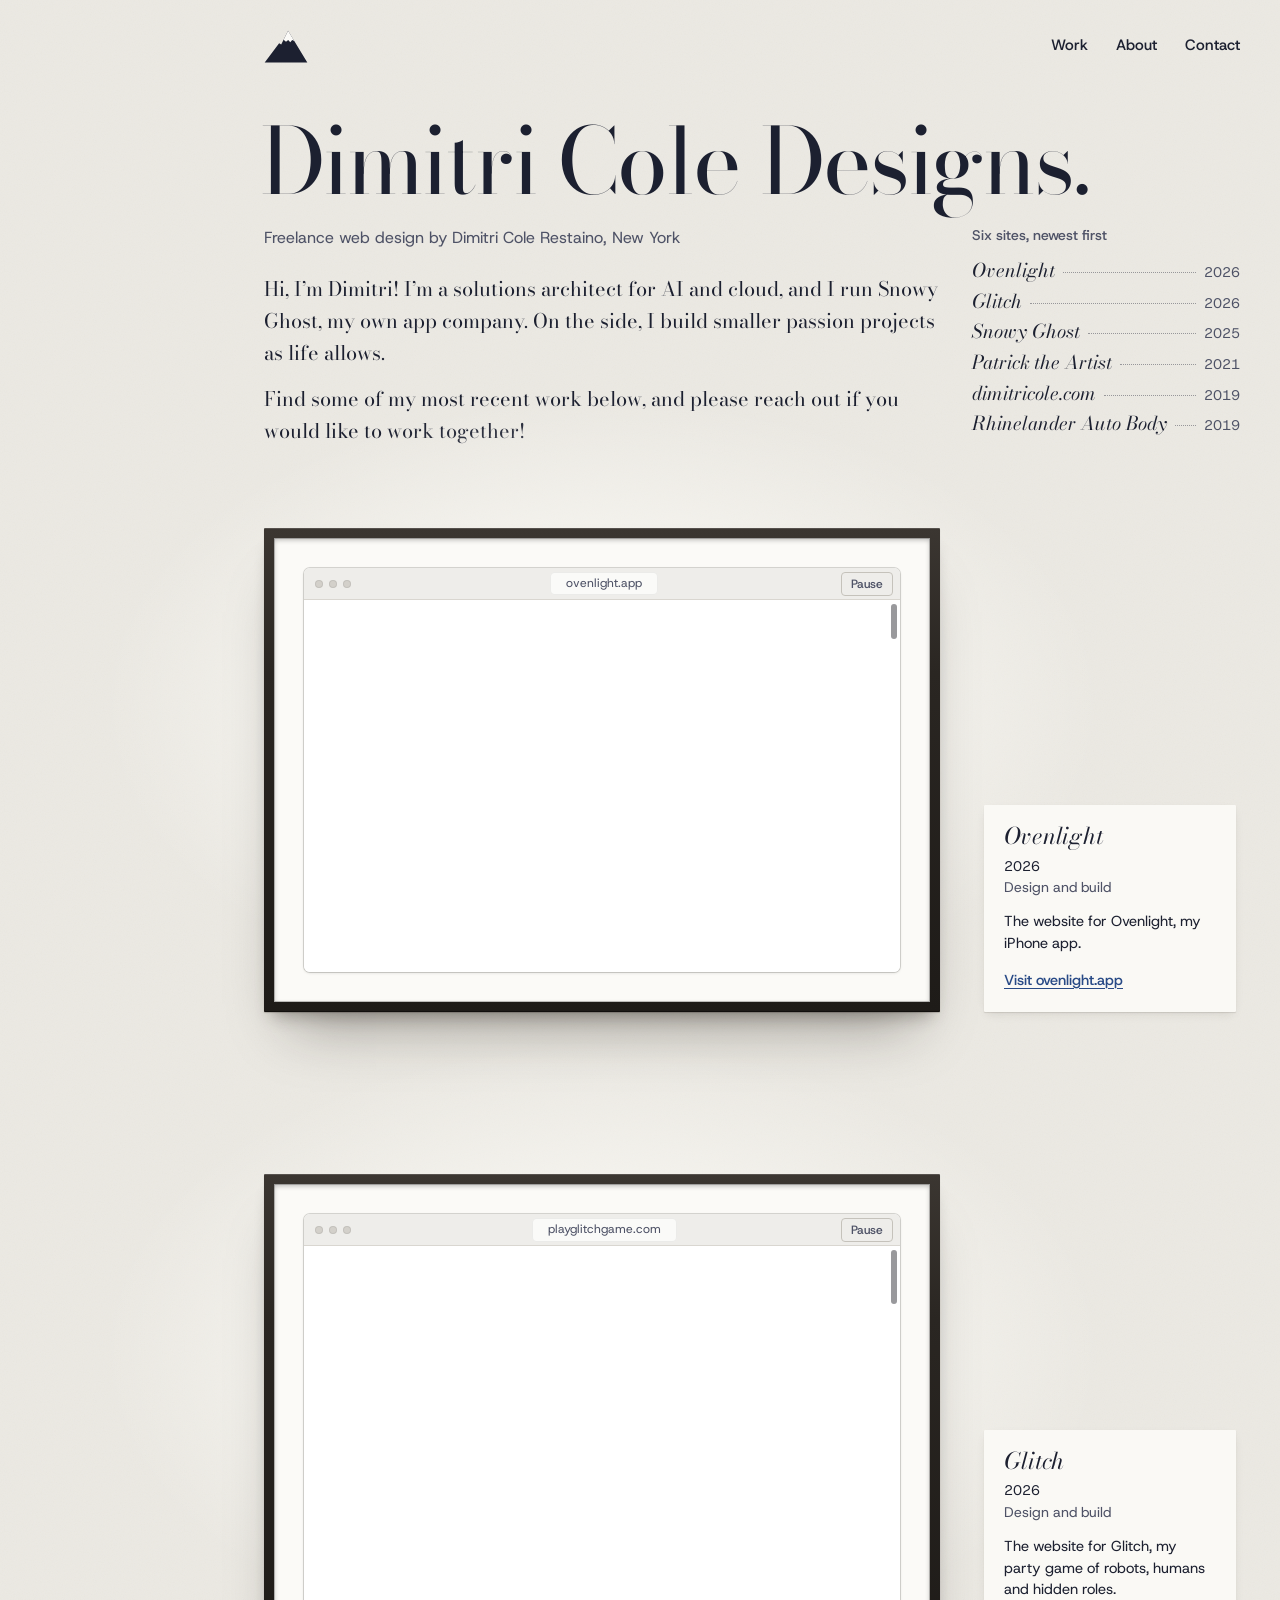
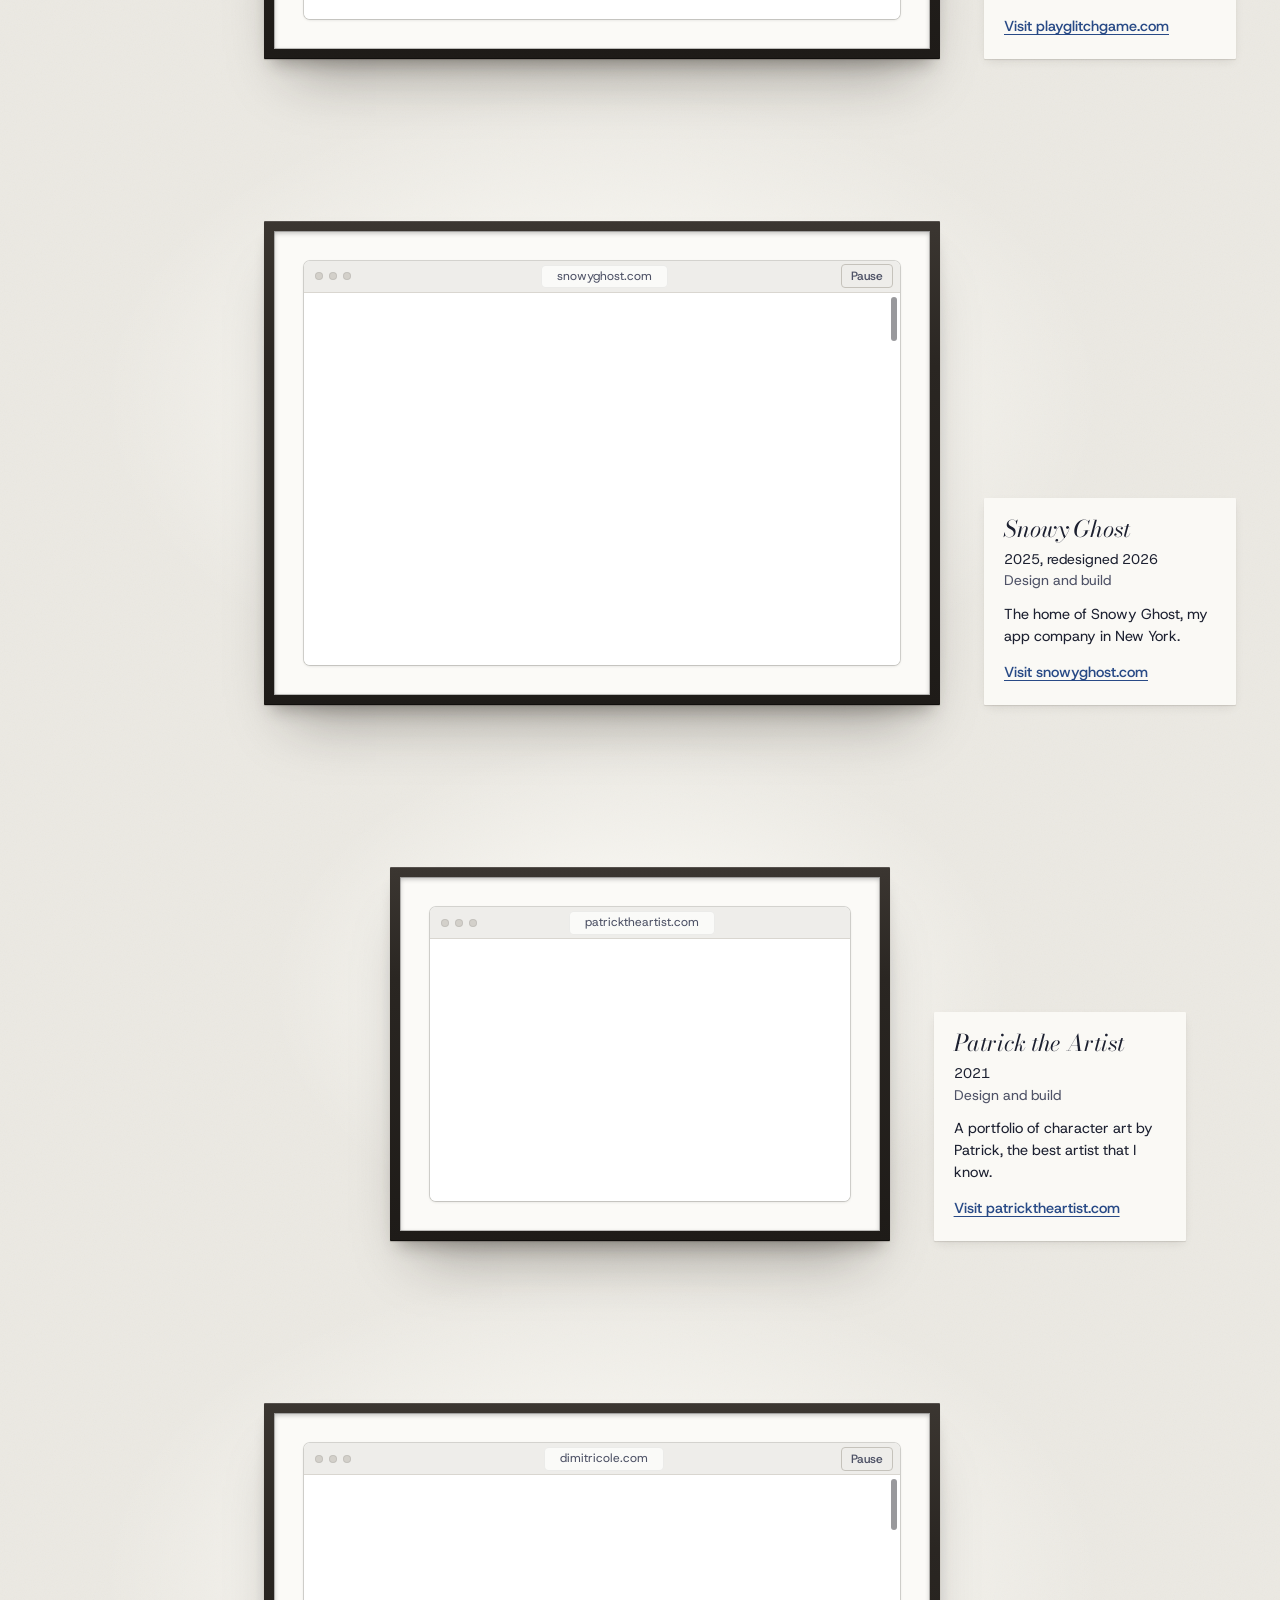
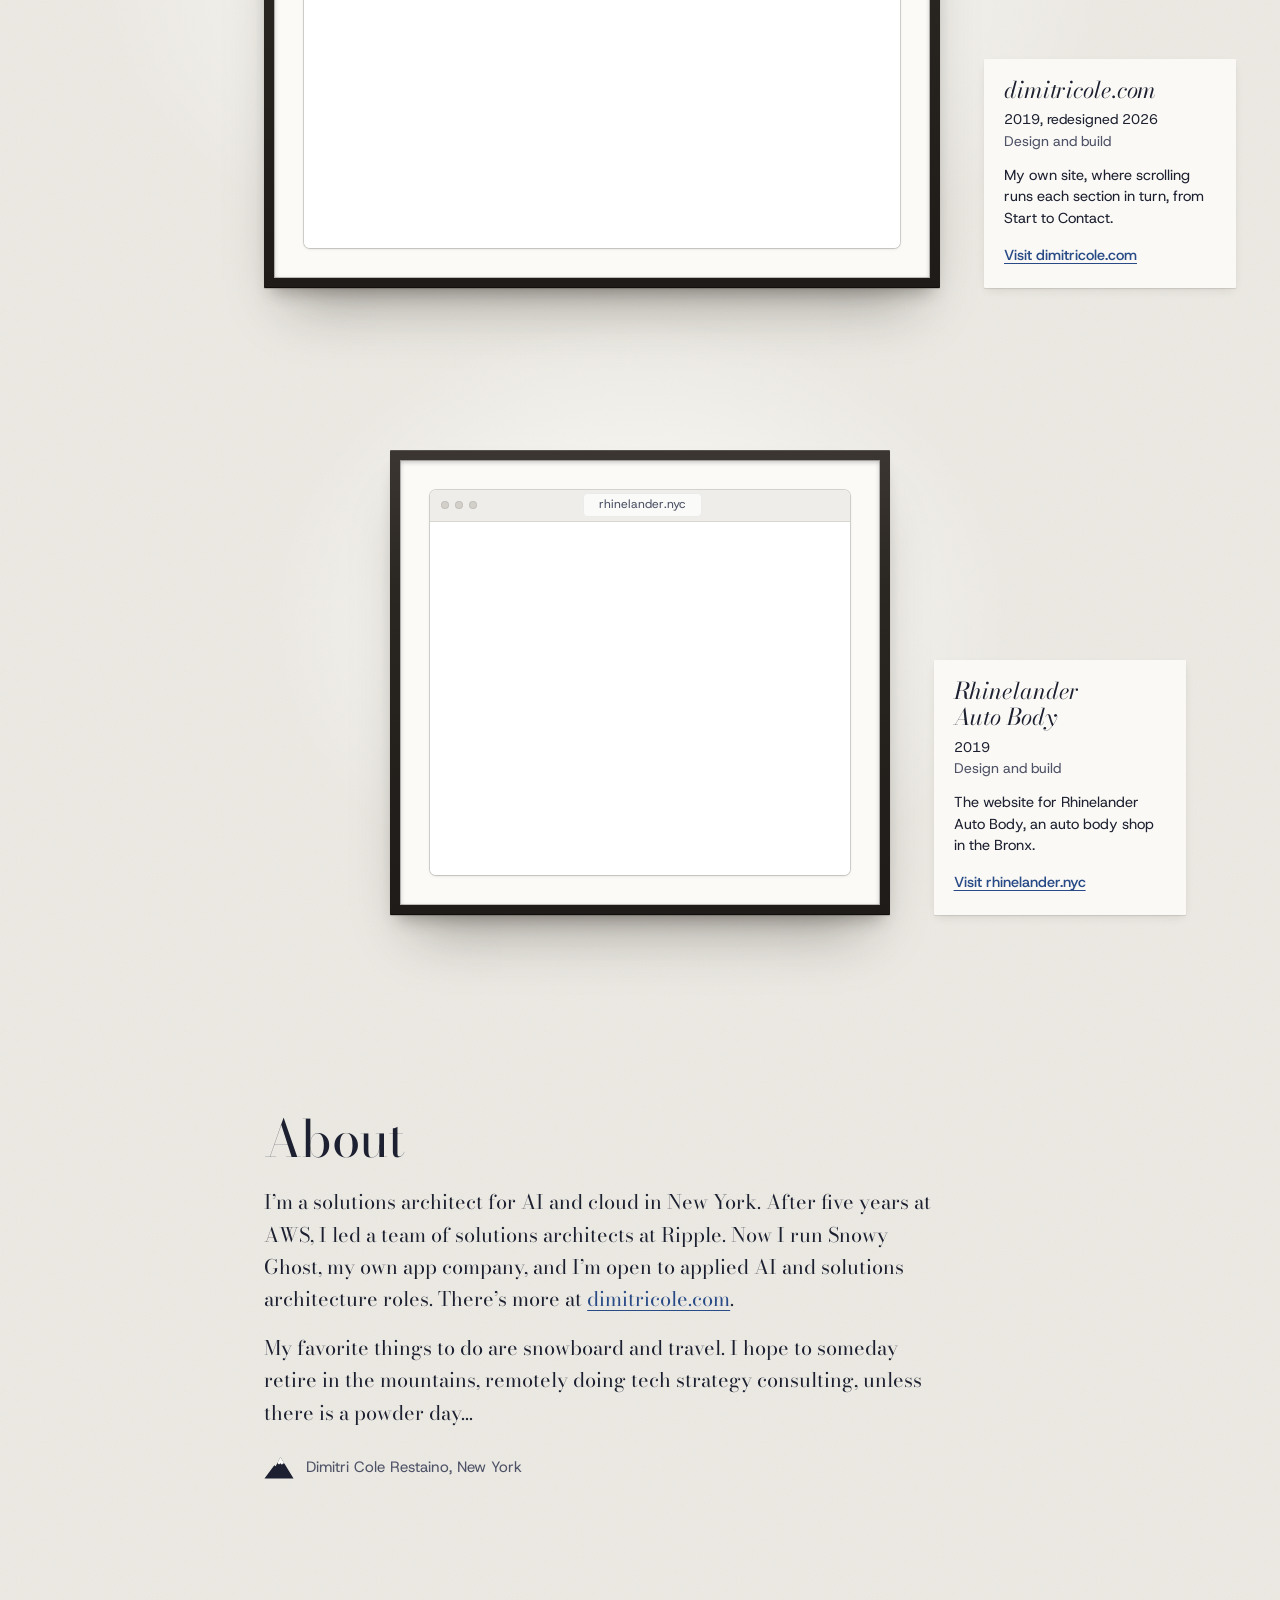
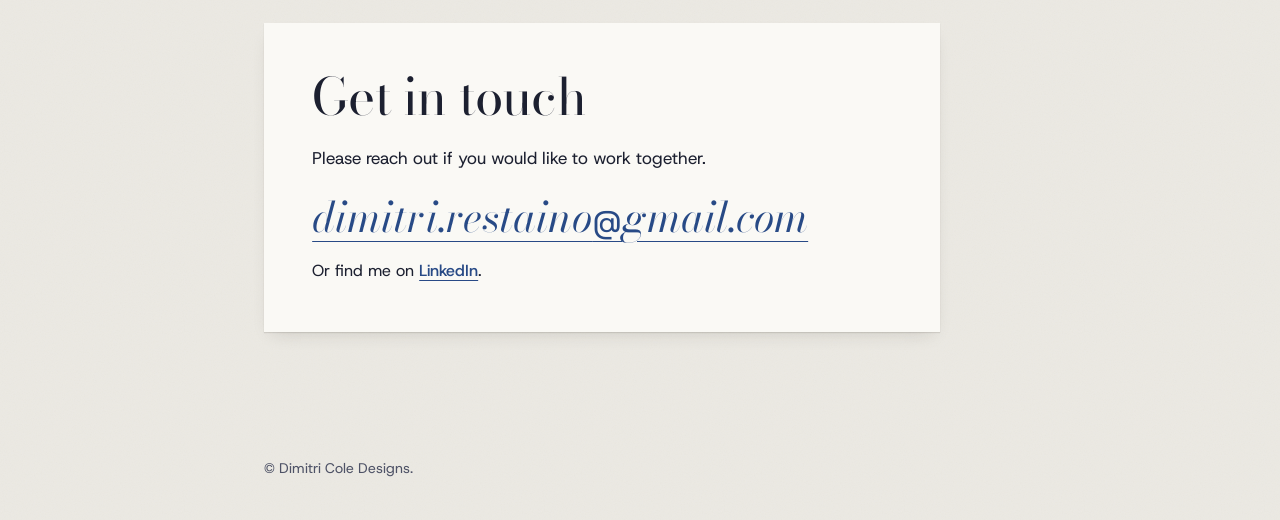
<file: about.html>
<!doctype html>
<html lang="en">
<head>
<meta charset="utf-8">
<meta name="viewport" content="width=device-width, initial-scale=1">
<title>About | Dimitri Cole Designs.</title>
<meta name="robots" content="noindex">
<link rel="canonical" href="https://dimitricoledesigns.com/#about">
<meta http-equiv="refresh" content="0; url=/#about">
<link rel="icon" href="images/mountain.png">
<style>
  html { color-scheme: light; background: #ECEAE4; }
  body { margin: 0; min-height: 100vh; display: grid; place-items: center; padding: 24px; background: #ECEAE4; color: #1C2030; font: 400 1.125rem/1.5 "Bodoni 72", Didot, Georgia, serif; text-align: center; }
  a { color: #284A86; text-underline-offset: .22em; }
  :focus-visible { outline: 2px solid #284A86; outline-offset: 4px; }
</style>
</head>
<body>
  <p>About me is now part of the home page. <a href="/#about">Go to About and contact</a>.</p>
</body>
</html>
</file>
